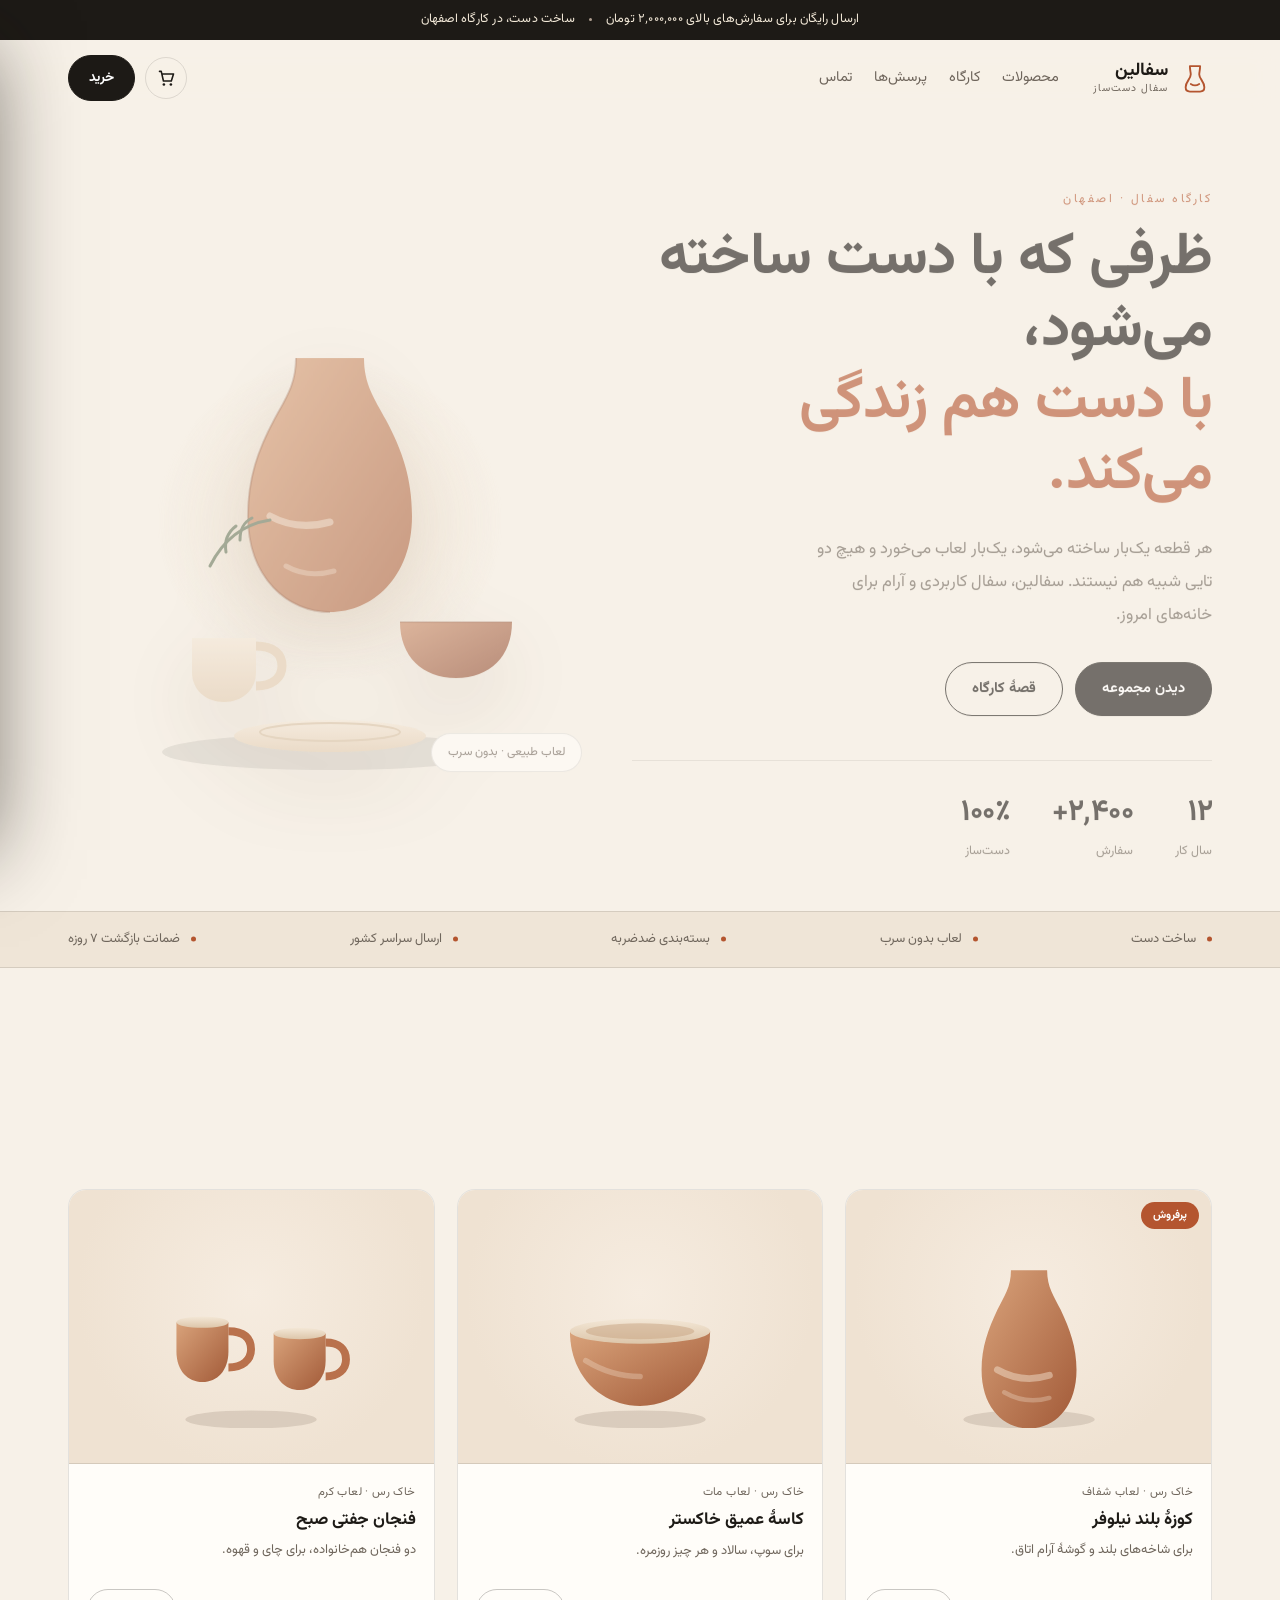
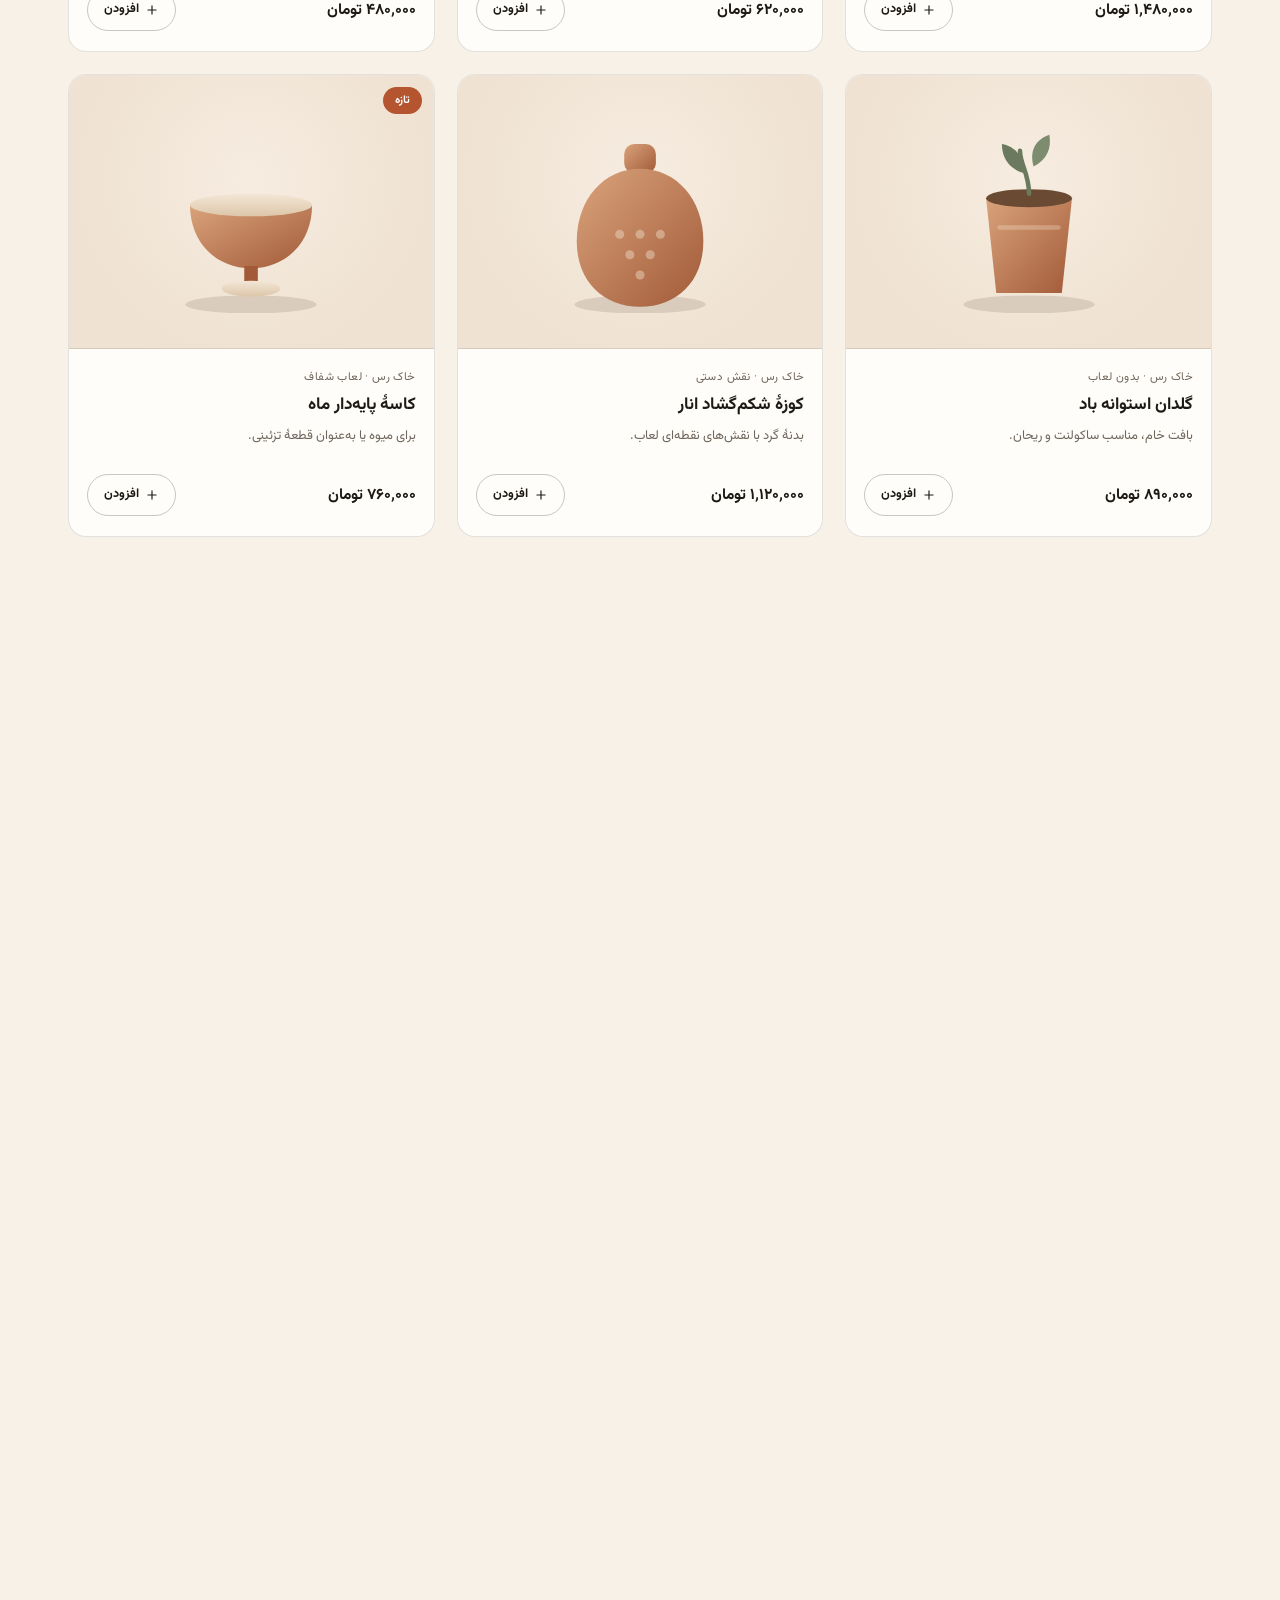
<file: index.html>
<!DOCTYPE html>
<html lang="fa" dir="rtl">
<head>
<meta charset="utf-8" />
<meta name="viewport" content="width=device-width, initial-scale=1" />
<title>نمونه‌کار — لندینگ فروشگاهی</title>
<meta http-equiv="refresh" content="0; url=./shop/" />
<style>
  body { margin: 0; min-height: 100vh; display: grid; place-items: center; background: #0a0c11; color: #eef2f8; font-family: Tahoma, sans-serif; }
  a { color: #3ddc97; }
</style>
</head>
<body>
  <p>در حال انتقال به نمونه‌کار… اگر باز نشد <a href="./shop/">اینجا</a> را بزن.</p>
</body>
</html>
</file>
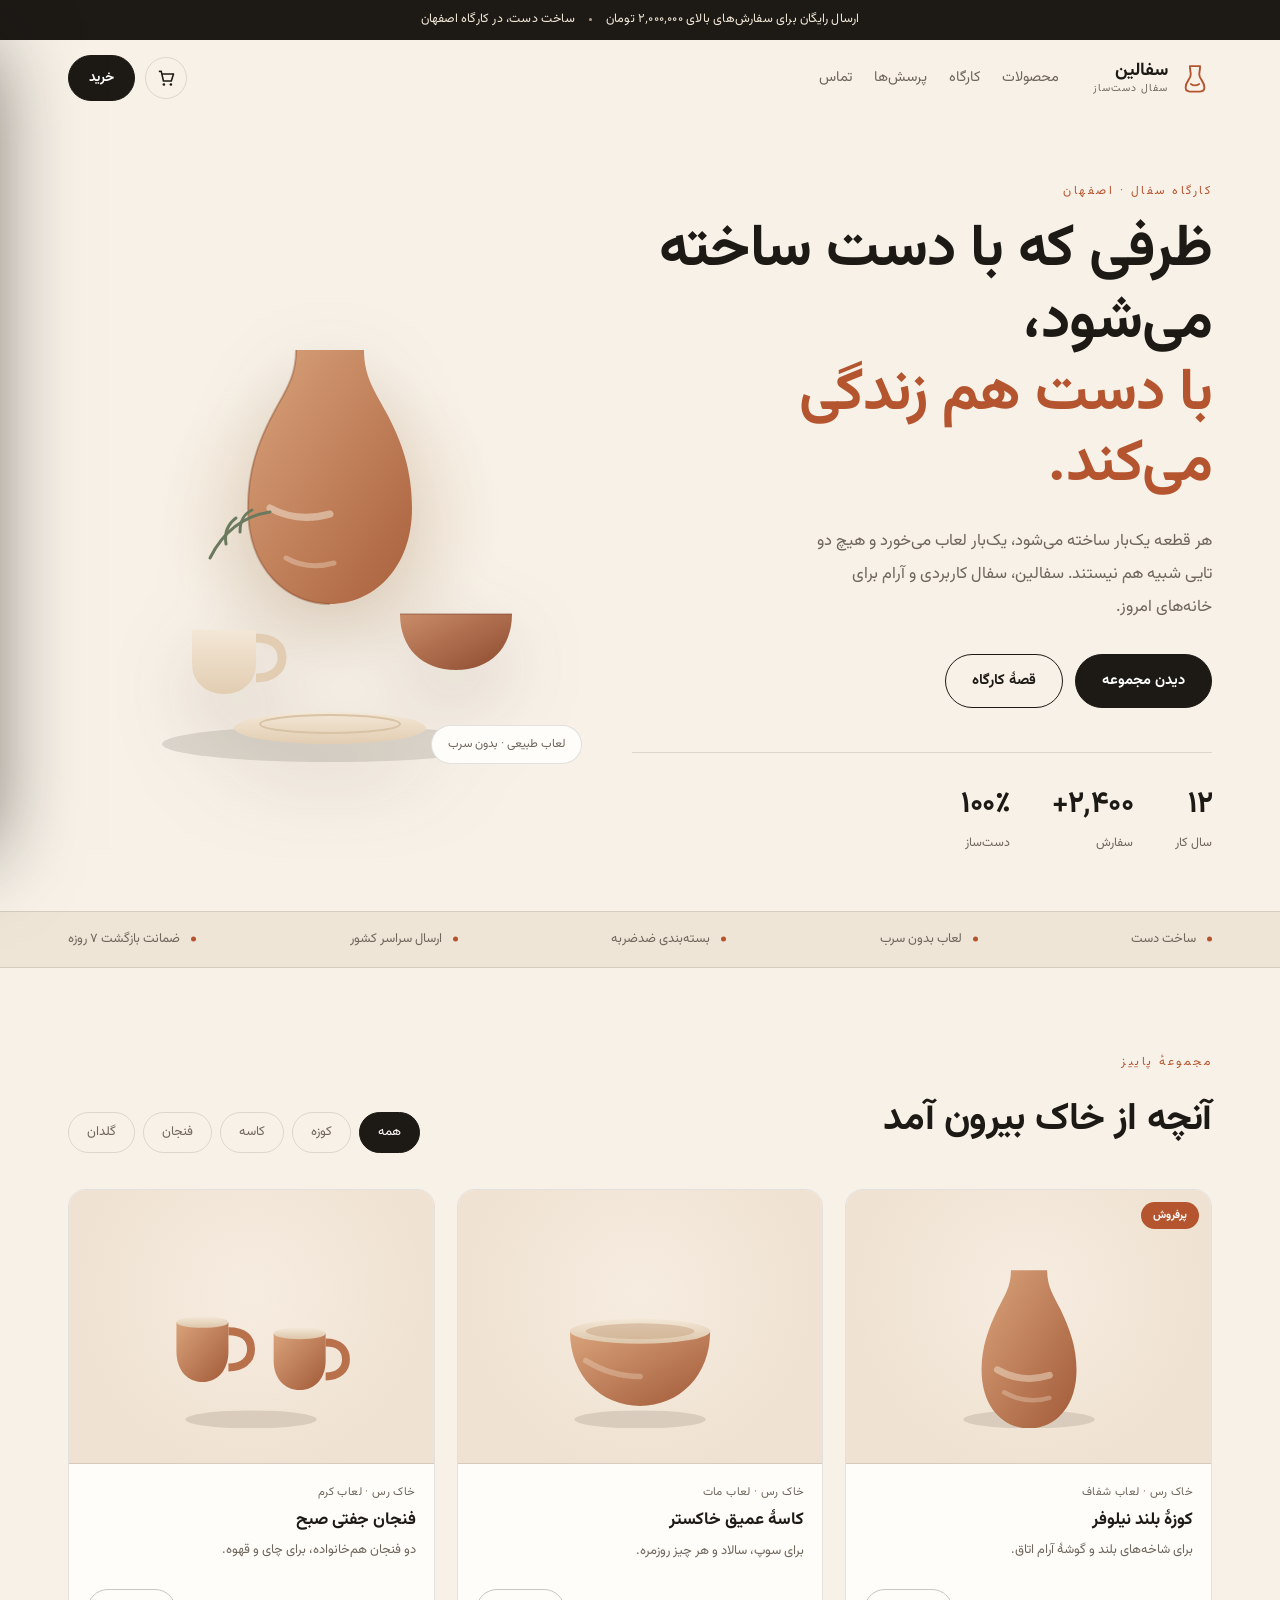
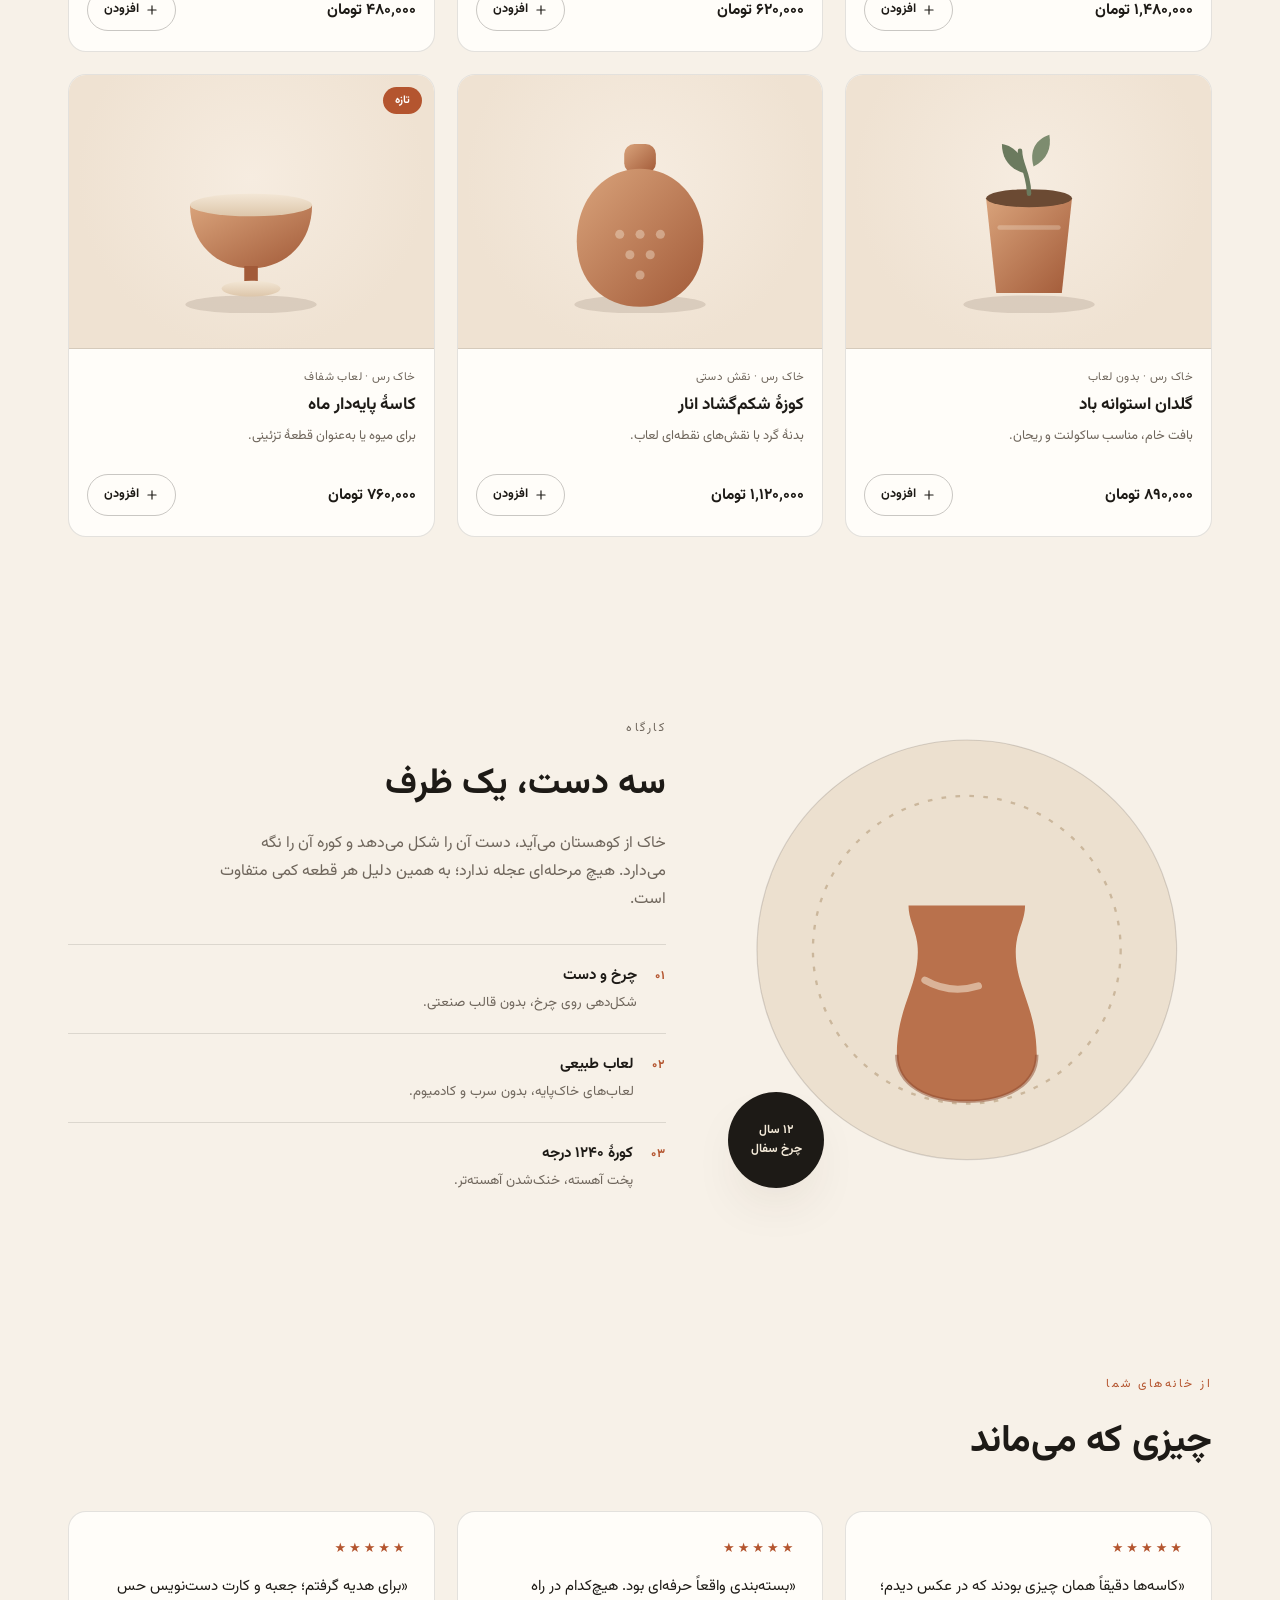
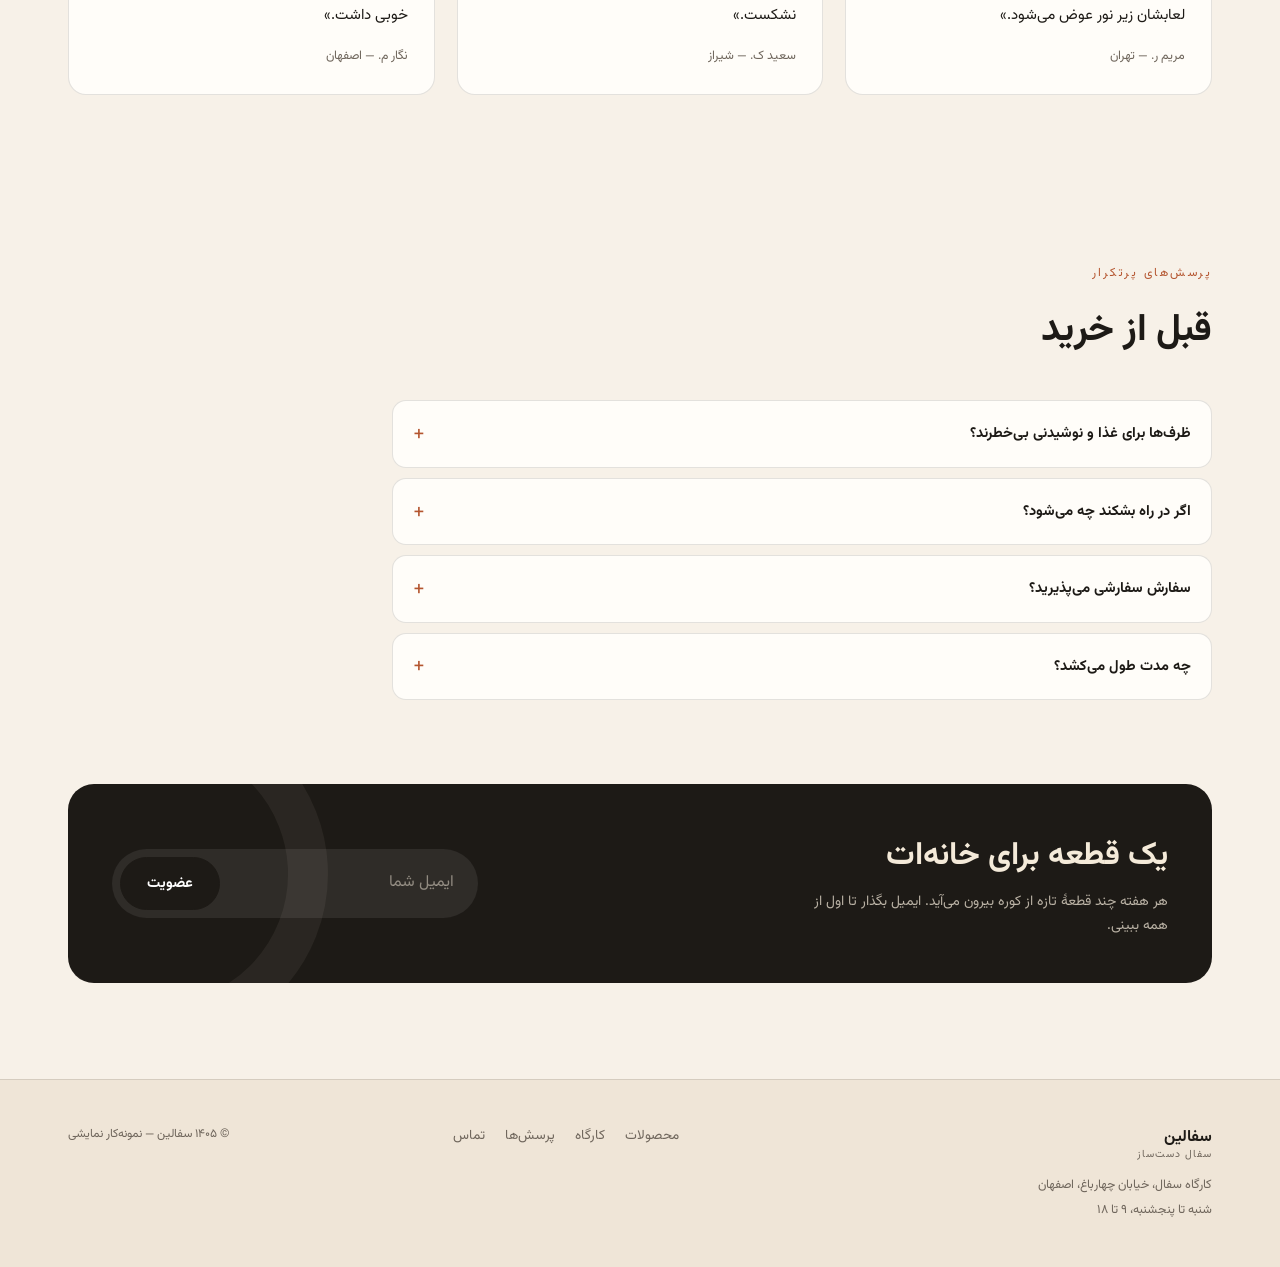
<file: shop/index.html>
<!DOCTYPE html>
<html lang="fa" dir="rtl">
<head>
<meta charset="utf-8" />
<meta name="viewport" content="width=device-width, initial-scale=1" />
<meta name="theme-color" content="#f7f1e8" />
<title>سفالین — سفال دست‌ساز</title>
<meta name="description" content="سفالین؛ ظروف سفالی دست‌ساز با لعاب طبیعی. نمونه‌کار نمایشی برای معرفی به کارفرما." />
<link rel="stylesheet" href="style.css" />
</head>
<body>

<a class="skip" href="#main">پرش به محتوا</a>

<div class="topbar">
  <span>ارسال رایگان برای سفارش‌های بالای ۲٬۰۰۰٬۰۰۰ تومان</span>
  <span class="topbar__dot" aria-hidden="true"></span>
  <span>ساخت دست، در کارگاه اصفهان</span>
</div>

<header class="header" id="header">
  <div class="wrap header__inner">
    <a class="brand" href="#" aria-label="سفالین، صفحهٔ اصلی">
      <svg class="brand__mark" viewBox="0 0 40 40" aria-hidden="true">
        <path d="M14 6h12c0 5-1 7-1 10 0 5 6 8 6 15 0 3-2 5-5 5H14c-3 0-5-2-5-5 0-7 6-10 6-15 0-3-1-5-1-10Z" fill="none" stroke="currentColor" stroke-width="2.2" stroke-linejoin="round"/>
        <path d="M15 27c3 2 7 2 10 0" fill="none" stroke="currentColor" stroke-width="2" stroke-linecap="round"/>
      </svg>
      <span class="brand__text">سفالین<small>سفال دست‌ساز</small></span>
    </a>

    <nav class="nav" aria-label="منوی اصلی">
      <a href="#products">محصولات</a>
      <a href="#story">کارگاه</a>
      <a href="#faq">پرسش‌ها</a>
      <a href="#contact">تماس</a>
    </nav>

    <div class="header__actions">
      <button class="iconbtn" id="cartBtn" aria-label="سبد خرید">
        <svg viewBox="0 0 24 24" aria-hidden="true"><path d="M4 5h2l2.5 11h9L20 8H7" fill="none" stroke="currentColor" stroke-width="1.8" stroke-linecap="round" stroke-linejoin="round"/><circle cx="9" cy="20" r="1.5" fill="currentColor"/><circle cx="17" cy="20" r="1.5" fill="currentColor"/></svg>
        <span class="badge" id="cartCount" hidden>۰</span>
      </button>
      <a class="btn btn--sm" href="#products">خرید</a>
    </div>
  </div>
</header>

<main id="main">

  <section class="hero wrap">
    <div class="hero__text reveal">
      <p class="eyebrow">کارگاه سفال · اصفهان</p>
      <h1>ظرفی که با دست ساخته می‌شود،<br><em>با دست هم زندگی می‌کند.</em></h1>
      <p class="lead">هر قطعه یک‌بار ساخته می‌شود، یک‌بار لعاب می‌خورد و هیچ دو تایی شبیه هم نیستند. سفالین، سفال کاربردی و آرام برای خانه‌های امروز.</p>
      <div class="hero__cta">
        <a class="btn" href="#products">دیدن مجموعه</a>
        <a class="btn btn--ghost" href="#story">قصهٔ کارگاه</a>
      </div>
      <dl class="stats">
        <div><dt>۱۲</dt><dd>سال کار</dd></div>
        <div><dt>۲٬۴۰۰+</dt><dd>سفارش</dd></div>
        <div><dt>۱۰۰٪</dt><dd>دست‌ساز</dd></div>
      </dl>
    </div>

    <div class="hero__art reveal" aria-hidden="true">
      <svg viewBox="0 0 460 520" class="vessels">
        <defs>
          <linearGradient id="clay1" x1="0" y1="0" x2="1" y2="1">
            <stop offset="0" stop-color="#d9a37b"/><stop offset="1" stop-color="#a9603c"/>
          </linearGradient>
          <linearGradient id="clay2" x1="0" y1="0" x2="1" y2="1">
            <stop offset="0" stop-color="#c98c68"/><stop offset="1" stop-color="#8d4a2f"/>
          </linearGradient>
          <linearGradient id="glaze" x1="0" y1="0" x2="0" y2="1">
            <stop offset="0" stop-color="#f3e7d6"/><stop offset="1" stop-color="#e2cdb2"/>
          </linearGradient>
        </defs>
        <ellipse cx="230" cy="486" rx="168" ry="18" fill="#1d1a16" opacity=".12"/>
        <!-- tall vase -->
        <path d="M196 92c0 26-10 40-22 62-16 30-26 58-26 96 0 62 40 96 82 96s82-34 82-96c0-38-10-66-26-96-12-22-22-36-22-62Z" fill="url(#clay1)"/>
        <path d="M196 92c0 26-10 40-22 62-16 30-26 58-26 96 0 62 40 96 82 96" fill="none" stroke="#7d3f27" stroke-width="2" opacity=".35"/>
        <path d="M170 250c18 10 38 12 60 6" fill="none" stroke="#f6e9d8" stroke-width="7" opacity=".5" stroke-linecap="round"/>
        <path d="M186 300c14 8 30 10 48 5" fill="none" stroke="#f6e9d8" stroke-width="5" opacity=".35" stroke-linecap="round"/>
        <!-- small bowl right -->
        <path d="M300 356c0 34 22 56 56 56s56-22 56-56Z" fill="url(#clay2)"/>
        <path d="M300 356h112" stroke="#7d3f27" stroke-width="2" opacity=".3"/>
        <!-- cup left -->
        <path d="M92 372h64v34c0 18-14 30-32 30s-32-12-32-30Z" fill="url(#glaze)"/>
        <path d="M156 380c18 0 26 8 26 20s-10 20-26 20" fill="none" stroke="#e2cdb2" stroke-width="9"/>
        <!-- plate -->
        <ellipse cx="230" cy="470" rx="96" ry="16" fill="url(#glaze)"/>
        <ellipse cx="230" cy="466" rx="70" ry="9" fill="none" stroke="#d8c3a6" stroke-width="2"/>
        <!-- sprig -->
        <path d="M110 300c14-28 34-42 60-46" fill="none" stroke="#6b7a5e" stroke-width="3" stroke-linecap="round"/>
        <path d="M126 286c-2-12 2-20 10-26M140 274c0-12 4-18 12-22" fill="none" stroke="#6b7a5e" stroke-width="3" stroke-linecap="round"/>
      </svg>
      <span class="hero__tag">لعاب طبیعی · بدون سرب</span>
    </div>
  </section>

  <section class="strip" aria-label="مزیت‌ها">
    <div class="wrap strip__inner">
      <span>ساخت دست</span><span>لعاب بدون سرب</span><span>بسته‌بندی ضدضربه</span><span>ارسال سراسر کشور</span><span>ضمانت بازگشت ۷ روزه</span>
    </div>
  </section>

  <section class="section wrap" id="products">
    <div class="section__head reveal">
      <div>
        <p class="eyebrow">مجموعهٔ پاییز</p>
        <h2>آنچه از خاک بیرون آمد</h2>
      </div>
      <div class="chips" role="group" aria-label="فیلتر محصولات">
        <button class="chip is-active" data-filter="all">همه</button>
        <button class="chip" data-filter="vase">کوزه</button>
        <button class="chip" data-filter="bowl">کاسه</button>
        <button class="chip" data-filter="cup">فنجان</button>
        <button class="chip" data-filter="plant">گلدان</button>
      </div>
    </div>
    <div class="grid" id="productGrid"></div>
  </section>

  <section class="section wrap story" id="story">
    <div class="story__art reveal" aria-hidden="true">
      <svg viewBox="0 0 420 420">
        <circle cx="210" cy="210" r="180" fill="#ece0cf"/>
        <circle cx="210" cy="210" r="132" fill="none" stroke="#cbb79c" stroke-width="2" stroke-dasharray="4 8"/>
        <path d="M150 300c0-40 18-58 18-88 0-18-8-26-8-40h100c0 14-8 22-8 40 0 30 18 48 18 88 0 26-26 40-60 40s-60-14-60-40Z" fill="#b9714c"/>
        <path d="M150 300c0 26 26 40 60 40s60-14 60-40" fill="none" stroke="#8d4a2f" stroke-width="3" opacity=".5"/>
        <path d="M174 236c14 8 30 10 46 5" fill="none" stroke="#f6e9d8" stroke-width="6" opacity=".55" stroke-linecap="round"/>
        <circle cx="210" cy="210" r="180" fill="none" stroke="#1d1a16" stroke-width="1" opacity=".15"/>
      </svg>
      <span class="story__badge">۱۲ سال<br>چرخ سفال</span>
    </div>
    <div class="story__text reveal">
      <p class="eyebrow">کارگاه</p>
      <h2>سه دست، یک ظرف</h2>
      <p>خاک از کوهستان می‌آید، دست آن را شکل می‌دهد و کوره آن را نگه می‌دارد. هیچ مرحله‌ای عجله ندارد؛ به همین دلیل هر قطعه کمی متفاوت است.</p>
      <ol class="steps">
        <li><span>۰۱</span><div><b>چرخ و دست</b><p>شکل‌دهی روی چرخ، بدون قالب صنعتی.</p></div></li>
        <li><span>۰۲</span><div><b>لعاب طبیعی</b><p>لعاب‌های خاک‌پایه، بدون سرب و کادمیوم.</p></div></li>
        <li><span>۰۳</span><div><b>کورهٔ ۱۲۴۰ درجه</b><p>پخت آهسته، خنک‌شدن آهسته‌تر.</p></div></li>
      </ol>
    </div>
  </section>

  <section class="section wrap" aria-label="نظر مشتریان">
    <div class="section__head reveal">
      <div><p class="eyebrow">از خانه‌های شما</p><h2>چیزی که می‌ماند</h2></div>
    </div>
    <div class="quotes">
      <figure class="quote reveal">
        <div class="stars" aria-label="۵ از ۵">★★★★★</div>
        <blockquote>«کاسه‌ها دقیقاً همان چیزی بودند که در عکس دیدم؛ لعابشان زیر نور عوض می‌شود.»</blockquote>
        <figcaption>مریم ر. — تهران</figcaption>
      </figure>
      <figure class="quote reveal">
        <div class="stars" aria-label="۵ از ۵">★★★★★</div>
        <blockquote>«بسته‌بندی واقعاً حرفه‌ای بود. هیچ‌کدام در راه نشکست.»</blockquote>
        <figcaption>سعید ک. — شیراز</figcaption>
      </figure>
      <figure class="quote reveal">
        <div class="stars" aria-label="۵ از ۵">★★★★★</div>
        <blockquote>«برای هدیه گرفتم؛ جعبه و کارت دست‌نویس حس خوبی داشت.»</blockquote>
        <figcaption>نگار م. — اصفهان</figcaption>
      </figure>
    </div>
  </section>

  <section class="section wrap faq" id="faq">
    <div class="section__head reveal"><div><p class="eyebrow">پرسش‌های پرتکرار</p><h2>قبل از خرید</h2></div></div>
    <div class="faq__list" id="faqList">
      <details class="reveal"><summary>ظرف‌ها برای غذا و نوشیدنی بی‌خطرند؟</summary><p>بله. همهٔ لعاب‌ها بدون سرب و کادمیوم هستند و برای تماس با غذا تأیید شده‌اند. با این حال شست‌وشو در ماشین ظرف‌شویی توصیه نمی‌شود.</p></details>
      <details class="reveal"><summary>اگر در راه بشکند چه می‌شود؟</summary><p>بسته‌بندی ضدضربه است و در صورت آسیب، تا ۷ روز عکس بفرستید تا قطعهٔ جایگزین بدون هزینه ارسال شود.</p></details>
      <details class="reveal"><summary>سفارش سفارشی می‌پذیرید؟</summary><p>برای سفارش‌های بالای ۱۰ قطعه، رنگ و اندازه قابل تغییر است. از بخش تماس پیام بدهید.</p></details>
      <details class="reveal"><summary>چه مدت طول می‌کشد؟</summary><p>قطعات آماده ۲ تا ۴ روز کاری. سفارش سفارشی ۳ تا ۵ هفته، چون پخت و لعاب زمان می‌برد.</p></details>
    </div>
  </section>

  <section class="cta wrap" id="contact">
    <div class="cta__box reveal">
      <div>
        <h2>یک قطعه برای خانه‌ات</h2>
        <p>هر هفته چند قطعهٔ تازه از کوره بیرون می‌آید. ایمیل بگذار تا اول از همه ببینی.</p>
      </div>
      <form class="cta__form" id="newsletter" novalidate>
        <label class="sr" for="email">ایمیل</label>
        <input id="email" type="email" placeholder="ایمیل شما" required />
        <button class="btn" type="submit">عضویت</button>
      </form>
    </div>
  </section>
</main>

<footer class="footer">
  <div class="wrap footer__inner">
    <div>
      <div class="brand brand--footer"><span class="brand__text">سفالین<small>سفال دست‌ساز</small></span></div>
      <p class="footer__note">کارگاه سفال، خیابان چهارباغ، اصفهان<br>شنبه تا پنجشنبه، ۹ تا ۱۸</p>
    </div>
    <nav class="footer__nav" aria-label="پیوندها">
      <a href="#products">محصولات</a><a href="#story">کارگاه</a><a href="#faq">پرسش‌ها</a><a href="#contact">تماس</a>
    </nav>
    <p class="footer__copy">© ۱۴۰۵ سفالین — نمونه‌کار نمایشی</p>
  </div>
</footer>

<!-- سبد خرید -->
<div class="overlay" id="overlay" hidden></div>
<aside class="cart" id="cart" aria-label="سبد خرید" aria-hidden="true">
  <div class="cart__head">
    <h2>سبد خرید</h2>
    <button class="iconbtn" id="cartClose" aria-label="بستن سبد">
      <svg viewBox="0 0 24 24" aria-hidden="true"><path d="M6 6l12 12M18 6L6 18" stroke="currentColor" stroke-width="2" stroke-linecap="round"/></svg>
    </button>
  </div>
  <div class="cart__body" id="cartBody"></div>
  <div class="cart__foot" id="cartFoot" hidden>
    <div class="cart__row"><span>جمع</span><b id="cartTotal">۰ تومان</b></div>
    <p class="cart__hint">ارسال رایگان بالای ۲٬۰۰۰٬۰۰۰ تومان</p>
    <form id="checkout" class="checkout" novalidate>
      <label>نام و نام خانوادگی<input name="name" required autocomplete="name" /></label>
      <label>شمارهٔ تماس<input name="phone" inputmode="tel" required autocomplete="tel" placeholder="۰۹۱۲…" /></label>
      <label>نشانی<input name="address" required autocomplete="street-address" /></label>
      <button class="btn btn--block" type="submit">ثبت سفارش</button>
      <p class="checkout__note" id="checkoutNote" role="status"></p>
    </form>
  </div>
</aside>

<div class="toasts" id="toasts" aria-live="polite"></div>

<script src="app.js" defer></script>
</body>
</html>
</file>
<file: shop/style.css>
/* ============================================================
   سفالین — لندینگ فروشگاه (نمونه‌کار)
   ============================================================ */

@font-face {
  font-family: "Vazirmatn";
  src: url("../assets/fonts/Vazirmatn-Regular.woff2") format("woff2");
  font-weight: 400;
  font-display: swap;
}
@font-face {
  font-family: "Vazirmatn";
  src: url("../assets/fonts/Vazirmatn-Bold.woff2") format("woff2");
  font-weight: 700;
  font-display: swap;
}

:root {
  --bg: #f7f1e8;
  --bg-2: #efe5d7;
  --surface: #fffdf9;
  --ink: #1d1a16;
  --muted: #6f665c;
  --line: rgba(29, 26, 22, 0.12);
  --line-strong: rgba(29, 26, 22, 0.24);
  --clay: #b4552f;
  --clay-dark: #8d3f22;
  --clay-soft: #f0d9c6;
  --sage: #6b7a5e;
  --radius: 18px;
  --shadow: 0 24px 60px -32px rgba(61, 40, 24, 0.45);
  --ease: cubic-bezier(0.22, 1, 0.36, 1);
  --header-h: 76px;
}

* { box-sizing: border-box; }
[hidden] { display: none !important; }

html {
  scroll-behavior: smooth;
  scroll-padding-top: calc(var(--header-h) + 16px);
  -webkit-text-size-adjust: 100%;
  overflow-x: clip;
}

body {
  margin: 0;
  background: var(--bg);
  color: var(--ink);
  font-family: "Vazirmatn", Tahoma, system-ui, sans-serif;
  font-size: 16px;
  line-height: 1.75;
  overflow-x: hidden;
}

body.is-locked { overflow: hidden; }

img, svg { max-width: 100%; }
a { color: inherit; text-decoration: none; }
button, input { font: inherit; color: inherit; }
h1, h2, h3, p, dl, dd, figure, blockquote { margin: 0; }
ul, ol { margin: 0; padding: 0; list-style: none; }

:focus-visible {
  outline: 2px solid var(--clay);
  outline-offset: 3px;
  border-radius: 6px;
}

.sr {
  position: absolute; width: 1px; height: 1px; padding: 0; margin: -1px;
  overflow: hidden; clip: rect(0 0 0 0); white-space: nowrap; border: 0;
}

.skip {
  position: fixed; inset-inline-start: 16px; top: -60px; z-index: 200;
  padding: 10px 18px; border-radius: 12px; background: var(--ink); color: #fff;
  transition: top 0.2s;
}
.skip:focus { top: 12px; }

.wrap {
  width: min(1200px, 100%);
  margin-inline: auto;
  padding-inline: 28px;
}

/* ---------- نوار بالای صفحه ---------- */
.topbar {
  display: flex; align-items: center; justify-content: center; gap: 14px;
  padding: 9px 16px;
  background: var(--ink); color: #f4ead9;
  font-size: 12.5px; letter-spacing: 0.2px;
  text-align: center; flex-wrap: wrap;
}
.topbar__dot { width: 3px; height: 3px; border-radius: 50%; background: var(--clay-soft); opacity: 0.7; }

/* ---------- هدر ---------- */
.header {
  position: sticky; top: 0; z-index: 60;
  background: rgba(247, 241, 232, 0.82);
  backdrop-filter: blur(14px) saturate(140%);
  -webkit-backdrop-filter: blur(14px) saturate(140%);
  border-bottom: 1px solid transparent;
  transition: border-color 0.3s, box-shadow 0.3s;
}
.header.is-stuck {
  border-bottom-color: var(--line);
  box-shadow: 0 14px 30px -26px rgba(61, 40, 24, 0.5);
}
.header__inner {
  height: var(--header-h);
  display: flex; align-items: center; gap: 26px;
}

.brand { display: inline-flex; align-items: center; gap: 10px; color: var(--ink); }
.brand__mark { width: 34px; height: 34px; color: var(--clay); flex: none; }
.brand__text { display: flex; flex-direction: column; line-height: 1.15; font-weight: 700; font-size: 18px; }
.brand__text small { font-size: 10.5px; font-weight: 400; color: var(--muted); letter-spacing: 1px; margin-top: 2px; }

.nav { display: flex; gap: 22px; margin-inline-start: 8px; font-size: 14.5px; color: var(--muted); }
.nav a { position: relative; padding: 6px 0; transition: color 0.2s; }
.nav a::after {
  content: ""; position: absolute; inset-inline: 0; bottom: 0; height: 1.5px;
  background: var(--clay); transform: scaleX(0); transform-origin: right; transition: transform 0.3s var(--ease);
}
.nav a:hover { color: var(--ink); }
.nav a:hover::after { transform: scaleX(1); }

.header__actions { margin-inline-start: auto; display: flex; align-items: center; gap: 10px; }

.iconbtn {
  position: relative; display: inline-grid; place-items: center;
  width: 42px; height: 42px; border-radius: 50%;
  border: 1px solid var(--line); background: transparent; cursor: pointer;
  transition: background 0.2s, border-color 0.2s, transform 0.2s;
}
.iconbtn:hover { background: var(--surface); border-color: var(--line-strong); }
.iconbtn:active { transform: scale(0.96); }
.iconbtn svg { width: 21px; height: 21px; }

.badge {
  position: absolute; top: -4px; inset-inline-start: -4px;
  min-width: 20px; height: 20px; padding: 0 5px;
  display: grid; place-items: center;
  border-radius: 10px; background: var(--clay); color: #fff;
  font-size: 11px; font-weight: 700;
}

/* ---------- دکمه‌ها ---------- */
.btn {
  display: inline-flex; align-items: center; justify-content: center; gap: 8px;
  padding: 13px 26px;
  border: 1px solid var(--ink); border-radius: 999px;
  background: var(--ink); color: #fff;
  font-weight: 700; font-size: 14.5px; cursor: pointer;
  transition: background 0.25s, color 0.25s, transform 0.2s, border-color 0.25s;
}
.btn:hover { background: var(--clay); border-color: var(--clay); }
.btn:active { transform: translateY(1px); }
.btn--ghost { background: transparent; color: var(--ink); }
.btn--ghost:hover { background: var(--ink); color: #fff; border-color: var(--ink); }
.btn--sm { padding: 10px 20px; font-size: 13.5px; }
.btn--block { width: 100%; }

/* ---------- هیرو ---------- */
.hero {
  display: grid; grid-template-columns: 1.05fr 0.95fr;
  gap: 40px; align-items: center;
  padding-top: 64px; padding-bottom: 56px;
}
.eyebrow {
  font-size: 12px; letter-spacing: 2.5px; color: var(--clay);
  text-transform: uppercase; margin-bottom: 14px;
}
.hero h1 {
  font-size: clamp(34px, 4.6vw, 62px);
  line-height: 1.22; letter-spacing: -0.5px; font-weight: 700;
}
.hero h1 em { font-style: normal; color: var(--clay); }
.lead {
  margin-top: 22px; max-width: 46ch;
  color: var(--muted); font-size: 16.5px; line-height: 2;
}
.hero__cta { display: flex; gap: 12px; flex-wrap: wrap; margin-top: 30px; }

.stats { display: flex; gap: 42px; margin-top: 44px; padding-top: 26px; border-top: 1px solid var(--line); }
.stats dt { font-size: clamp(22px, 2.4vw, 30px); font-weight: 700; letter-spacing: -0.5px; }
.stats dd { font-size: 12.5px; color: var(--muted); margin-top: 2px; }

.hero__art { position: relative; display: grid; place-items: center; }
.hero__art::before {
  content: ""; position: absolute; inset: 6% 4% 8% 4%;
  background: radial-gradient(closest-side, #efe0cc, transparent 72%);
  border-radius: 50%;
}
.vessels { position: relative; width: 100%; max-width: 460px; filter: drop-shadow(0 30px 40px rgba(90, 55, 30, 0.18)); }
.hero__tag {
  position: absolute; bottom: 14px; inset-inline-start: 10px;
  padding: 8px 16px; border-radius: 999px;
  background: var(--surface); border: 1px solid var(--line);
  font-size: 12px; color: var(--muted); box-shadow: var(--shadow);
}

/* ---------- نوار مزیت‌ها ---------- */
.strip { border-block: 1px solid var(--line); background: var(--bg-2); }
.strip__inner {
  display: flex; justify-content: space-between; gap: 24px; flex-wrap: wrap;
  padding-block: 16px; font-size: 13px; color: var(--muted);
}
.strip__inner span { position: relative; padding-inline-start: 16px; }
.strip__inner span::before {
  content: ""; position: absolute; inset-inline-start: 0; top: 50%; width: 5px; height: 5px;
  border-radius: 50%; background: var(--clay); transform: translateY(-50%);
}

/* ---------- بخش‌ها ---------- */
.section { padding-block: 84px; }
.section__head {
  display: flex; align-items: flex-end; justify-content: space-between; gap: 24px;
  margin-bottom: 36px; flex-wrap: wrap;
}
.section__head h2 { font-size: clamp(26px, 3vw, 38px); letter-spacing: -0.4px; margin-top: 6px; }

.chips { display: flex; gap: 8px; flex-wrap: wrap; }
.chip {
  padding: 8px 18px; border-radius: 999px;
  border: 1px solid var(--line); background: transparent; color: var(--muted);
  font-size: 13px; cursor: pointer; transition: all 0.22s;
}
.chip:hover { border-color: var(--line-strong); color: var(--ink); }
.chip.is-active { background: var(--ink); border-color: var(--ink); color: #fff; }

/* ---------- کارت محصول ---------- */
.grid {
  display: grid; grid-template-columns: repeat(3, 1fr); gap: 22px;
}
.card {
  position: relative; display: flex; flex-direction: column;
  background: var(--surface); border: 1px solid var(--line); border-radius: var(--radius);
  overflow: hidden; transition: transform 0.35s var(--ease), box-shadow 0.35s var(--ease);
}
.card:hover { transform: translateY(-4px); box-shadow: var(--shadow); }

.card__media {
  position: relative; aspect-ratio: 4 / 3; display: grid; place-items: center;
  background: radial-gradient(circle at 50% 38%, #f6ece0, #efe2d2 70%);
  border-bottom: 1px solid var(--line);
  overflow: hidden;
}
.card__media svg { width: 62%; height: auto; transition: transform 0.5s var(--ease); }
.card:hover .card__media svg { transform: translateY(-4px) scale(1.04); }

.card__flag {
  position: absolute; top: 12px; inset-inline-start: 12px;
  padding: 4px 12px; border-radius: 999px;
  background: var(--clay); color: #fff; font-size: 11px; font-weight: 700;
}
.card__body { display: flex; flex-direction: column; gap: 4px; padding: 18px 18px 20px; flex: 1; }
.card__meta { font-size: 11.5px; color: var(--muted); letter-spacing: 0.4px; }
.card__title { font-size: 17px; font-weight: 700; }
.card__desc { font-size: 13px; color: var(--muted); line-height: 1.8; min-height: 2.6em; }
.card__foot { display: flex; align-items: center; justify-content: space-between; gap: 10px; margin-top: 12px; }
.price { font-weight: 700; font-size: 15.5px; }
.price small { font-weight: 400; font-size: 11.5px; color: var(--muted); }

.add {
  display: inline-flex; align-items: center; gap: 6px;
  padding: 9px 16px; border-radius: 999px;
  border: 1px solid var(--line-strong); background: transparent;
  font-size: 12.5px; font-weight: 700; cursor: pointer;
  transition: background 0.22s, color 0.22s, border-color 0.22s;
}
.add:hover { background: var(--clay); border-color: var(--clay); color: #fff; }
.add svg { width: 14px; height: 14px; }

/* ---------- کارگاه ---------- */
.story { display: grid; grid-template-columns: 0.9fr 1.1fr; gap: 56px; align-items: center; }
.story__art { position: relative; }
.story__badge {
  position: absolute; bottom: 18px; inset-inline-end: 6px;
  width: 96px; height: 96px; display: grid; place-items: center; text-align: center;
  border-radius: 50%; background: var(--ink); color: #f4ead9;
  font-size: 12px; line-height: 1.6; font-weight: 700;
  box-shadow: var(--shadow);
}
.story__text h2 { font-size: clamp(26px, 3vw, 36px); margin-bottom: 14px; }
.story__text > p { color: var(--muted); max-width: 50ch; }

.steps { display: grid; gap: 18px; margin-top: 30px; }
.steps li { display: flex; gap: 18px; padding-top: 18px; border-top: 1px solid var(--line); }
.steps span { font-size: 12px; color: var(--clay); font-weight: 700; letter-spacing: 1px; padding-top: 3px; }
.steps b { display: block; font-size: 15px; }
.steps p { font-size: 13.5px; color: var(--muted); margin-top: 2px; }

/* ---------- نقل‌قول ---------- */
.quotes { display: grid; grid-template-columns: repeat(3, 1fr); gap: 22px; }
.quote {
  padding: 26px; border-radius: var(--radius);
  background: var(--surface); border: 1px solid var(--line);
}
.stars { color: var(--clay); letter-spacing: 3px; font-size: 13px; }
.quote blockquote { margin-top: 12px; font-size: 15px; line-height: 1.9; }
.quote figcaption { margin-top: 16px; font-size: 12.5px; color: var(--muted); }

/* ---------- پرسش‌ها ---------- */
.faq__list { display: grid; gap: 10px; max-width: 820px; }
.faq details {
  border: 1px solid var(--line); border-radius: 14px; background: var(--surface);
  padding: 4px 20px; transition: border-color 0.2s;
}
.faq details[open] { border-color: var(--line-strong); }
.faq summary {
  list-style: none; cursor: pointer; padding-block: 16px;
  display: flex; align-items: center; justify-content: space-between; gap: 16px;
  font-weight: 700; font-size: 14.5px;
}
.faq summary::-webkit-details-marker { display: none; }
.faq summary::after {
  content: "+"; font-size: 22px; line-height: 1; color: var(--clay); font-weight: 400;
  transition: transform 0.25s;
}
.faq details[open] summary::after { transform: rotate(45deg); }
.faq details p { padding-bottom: 18px; color: var(--muted); font-size: 14px; max-width: 70ch; }

/* ---------- دعوت پایانی ---------- */
.cta { padding-bottom: 96px; }
.cta__box {
  display: flex; align-items: center; justify-content: space-between; gap: 32px; flex-wrap: wrap;
  padding: 44px; border-radius: 26px;
  background: var(--ink); color: #f4ead9;
  position: relative; overflow: hidden;
}
.cta__box::after {
  content: ""; position: absolute; inset-inline-end: -80px; top: -80px;
  width: 260px; height: 260px; border-radius: 50%;
  border: 40px solid rgba(244, 234, 217, 0.06);
}
.cta__box h2 { font-size: clamp(24px, 2.6vw, 32px); }
.cta__box p { color: rgba(244, 234, 217, 0.72); font-size: 14px; margin-top: 6px; max-width: 46ch; }
.cta__form { display: flex; gap: 10px; background: rgba(255, 255, 255, 0.08); padding: 8px; border-radius: 999px; }
.cta__form input {
  width: 240px; max-width: 48vw; border: 0; background: transparent; color: inherit;
  padding: 10px 16px; outline: none;
}
.cta__form input::placeholder { color: rgba(244, 234, 217, 0.5); }

/* ---------- فوتر ---------- */
.footer { border-top: 1px solid var(--line); background: var(--bg-2); }
.footer__inner {
  display: grid; grid-template-columns: 1.2fr 1fr auto; gap: 32px; align-items: start;
  padding-block: 44px;
}
.brand--footer .brand__text { font-size: 16px; }
.footer__note { margin-top: 12px; font-size: 12.5px; color: var(--muted); line-height: 2; }
.footer__nav { display: flex; gap: 20px; flex-wrap: wrap; font-size: 13.5px; color: var(--muted); }
.footer__nav a:hover { color: var(--ink); }
.footer__copy { font-size: 12px; color: var(--muted); }

/* ---------- سبد خرید ---------- */
.overlay {
  position: fixed; inset: 0; z-index: 80;
  background: rgba(24, 18, 12, 0.4);
  backdrop-filter: blur(2px);
  opacity: 0; transition: opacity 0.3s;
}
.overlay.is-open { opacity: 1; }

.cart {
  position: fixed; top: 0; bottom: 0; left: 0; z-index: 90;
  width: min(430px, 94vw);
  display: flex; flex-direction: column;
  background: var(--bg);
  border-inline-end: 1px solid var(--line);
  transform: translateX(-100%);
  transition: transform 0.42s var(--ease);
  box-shadow: 40px 0 80px -50px rgba(24, 18, 12, 0.6);
}
.cart.is-open { transform: translateX(0); }

.cart__head {
  display: flex; align-items: center; justify-content: space-between;
  padding: 20px 22px; border-bottom: 1px solid var(--line);
}
.cart__head h2 { font-size: 18px; }

.cart__body { flex: 1; overflow-y: auto; padding: 8px 22px; }
.cart__empty { display: grid; place-items: center; gap: 8px; padding: 60px 10px; text-align: center; color: var(--muted); }
.cart__empty svg { width: 54px; height: 54px; opacity: 0.35; }

.citem { display: grid; grid-template-columns: 64px 1fr auto; gap: 14px; align-items: center; padding-block: 14px; border-bottom: 1px solid var(--line); }
.citem__art { width: 64px; height: 64px; border-radius: 12px; background: var(--bg-2); display: grid; place-items: center; overflow: hidden; }
.citem__art svg { width: 80%; }
.citem__title { font-size: 13.5px; font-weight: 700; }
.citem__price { font-size: 12px; color: var(--muted); margin-top: 2px; }

.qty { display: inline-flex; align-items: center; gap: 2px; border: 1px solid var(--line); border-radius: 999px; padding: 2px; }
.qty button {
  width: 28px; height: 28px; border: 0; background: transparent; border-radius: 50%;
  cursor: pointer; font-size: 15px; line-height: 1; color: var(--muted);
}
.qty button:hover { background: var(--bg-2); color: var(--ink); }
.qty b { min-width: 22px; text-align: center; font-size: 12.5px; }

.cart__foot { padding: 18px 22px 22px; border-top: 1px solid var(--line); background: var(--surface); }
.cart__row { display: flex; align-items: center; justify-content: space-between; font-size: 15px; }
.cart__hint { font-size: 11.5px; color: var(--muted); margin-top: 4px; }

.checkout { display: grid; gap: 10px; margin-top: 16px; }
.checkout label { display: grid; gap: 4px; font-size: 12px; color: var(--muted); }
.checkout input {
  width: 100%; padding: 10px 14px; border-radius: 10px;
  border: 1px solid var(--line); background: var(--bg); color: var(--ink);
  transition: border-color 0.2s;
}
.checkout input:focus { border-color: var(--clay); outline: none; }
.checkout__note { font-size: 12px; min-height: 1.4em; color: var(--clay); }
.checkout__note.ok { color: var(--sage); }

/* ---------- توست ---------- */
.toasts { position: fixed; bottom: 20px; inset-inline-start: 20px; z-index: 120; display: grid; gap: 8px; }
.toast {
  display: flex; align-items: center; gap: 10px;
  padding: 12px 18px; border-radius: 12px;
  background: var(--ink); color: #fff; font-size: 13px;
  box-shadow: 0 18px 40px -18px rgba(0, 0, 0, 0.5);
  animation: toastIn 0.35s var(--ease) both;
}
.toast.is-out { animation: toastOut 0.3s ease both; }
@keyframes toastIn { from { opacity: 0; transform: translateY(12px); } }
@keyframes toastOut { to { opacity: 0; transform: translateY(12px); } }

/* ---------- ظاهر شدن ---------- */
.reveal { opacity: 0; transform: translateY(20px); }
.reveal.in { opacity: 1; transform: none; transition: opacity 0.7s var(--ease), transform 0.7s var(--ease); }

/* ---------- واکنش‌گرا ---------- */
@media (max-width: 980px) {
  .hero { grid-template-columns: 1fr; padding-top: 40px; }
  .hero__art { order: -1; max-width: 520px; margin-inline: auto; width: 100%; }
  .story { grid-template-columns: 1fr; gap: 32px; }
  .grid { grid-template-columns: repeat(2, 1fr); }
  .quotes { grid-template-columns: 1fr; }
  .footer__inner { grid-template-columns: 1fr; gap: 20px; }
  .nav { display: none; }
}

@media (max-width: 620px) {
  .wrap { padding-inline: 18px; }
  .topbar { font-size: 11px; gap: 8px; }
  .topbar .topbar__dot,
  .topbar span:last-child { display: none; }
  .topbar span { max-width: 100%; text-align: center; }
  .hero h1 { overflow-wrap: anywhere; }
  .hero__art { max-width: 300px; }
  .hero { padding-bottom: 34px; }
  .grid { grid-template-columns: 1fr; }
  .stats { gap: 24px; }
  .section { padding-block: 60px; }
  .cta__box { padding: 28px; }
  .cta__form { width: 100%; }
  .cta__form input { flex: 1; width: auto; }
  .cart { width: 100%; }
  .strip__inner { justify-content: flex-start; gap: 12px 20px; }
}

@media (prefers-reduced-motion: reduce) {
  html { scroll-behavior: auto; }
  *, *::before, *::after {
    animation-duration: 0.001ms !important;
    transition-duration: 0.001ms !important;
  }
  .reveal { opacity: 1; transform: none; }
}
</file>
